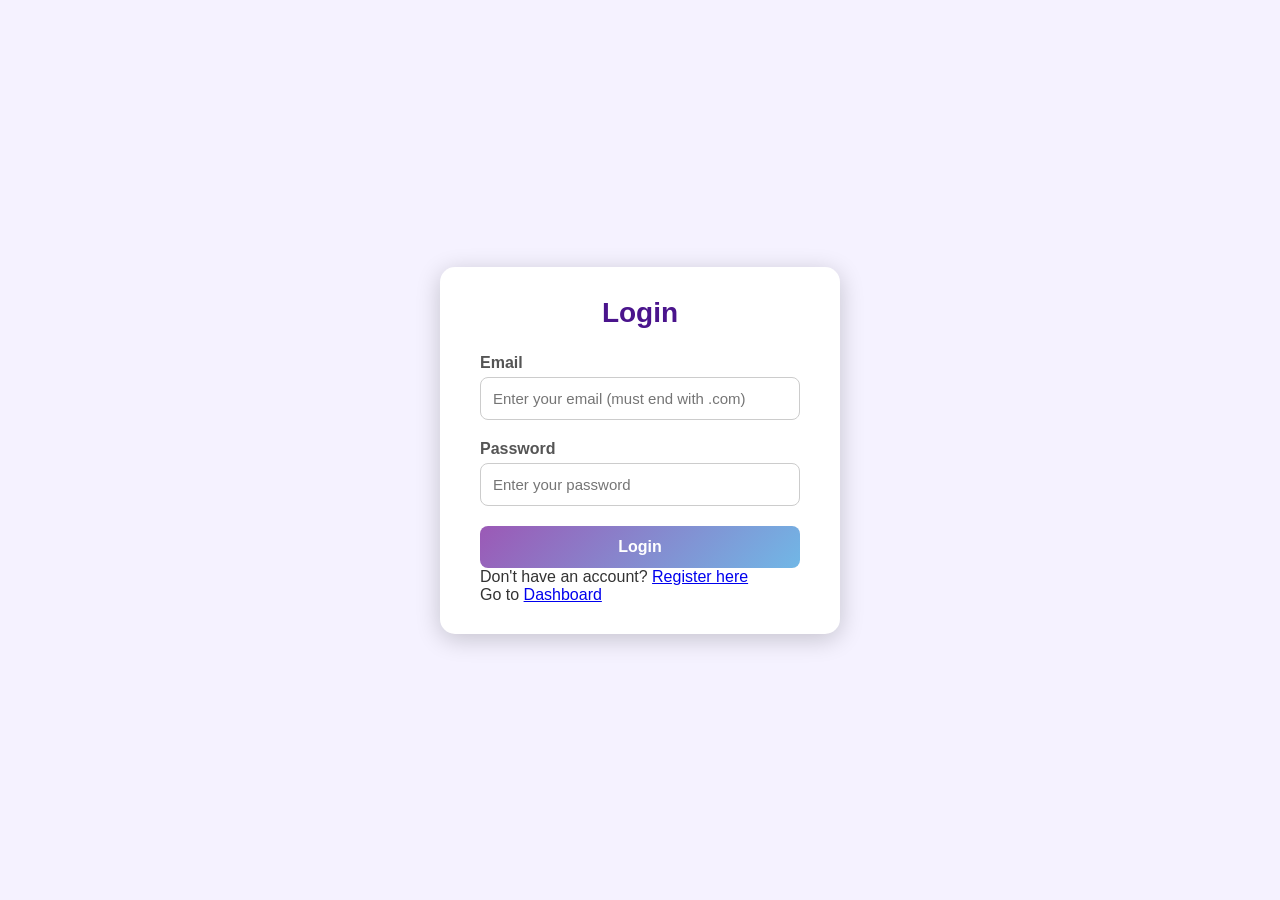
<file: index.html>
<!DOCTYPE html>
<html lang="en">
<head>
  <meta charset="UTF-8" />
  <meta name="viewport" content="width=device-width, initial-scale=1.0" />
  <title>Login Page</title>
  <link rel="stylesheet" href="styles.css" />
  <style>
    .error {
      color: red;
      font-size: 13px;
      margin-bottom: 6px;
      display: block;
    }
  </style>
</head>
<body>
  <div class="form-container">
    <h1>Login</h1>
    <form id="loginForm">
      
      <!-- Email -->
      <div class="input-group">
        <label>Email</label>
        <input 
          id="email"
          type="email" 
          placeholder="Enter your email (must end with .com)">
        <small id="emailError" class="error"></small>
      </div>

      <!-- Password -->
      <div class="input-group">
        <label>Password</label>
        <input 
          id="password"
          type="password" 
          placeholder="Enter your password">
        <small id="passwordError" class="error"></small>
      </div>

      <!-- Button -->
      <button type="submit" class="btn">Login</button>

      <!-- Links -->
      <p>Don't have an account? <a href="signup.html">Register here</a></p>
      <p>Go to <a href="dashboard.html">Dashboard</a></p>
    </form>
  </div>

  <script>
    document.getElementById("loginForm").addEventListener("submit", function(event) {
      event.preventDefault(); // Stop page reload

      // Clear old messages
      document.querySelectorAll(".error").forEach(e => e.textContent = "");

      // Get values
      const email = document.getElementById("email").value.trim();
      const password = document.getElementById("password").value.trim();
      let valid = true;

      // Email check
      if (email === "") {
        document.getElementById("emailError").textContent = "Please enter your email";
        valid = false;
      } else if (!email.endsWith("@gmail.com")) {
        document.getElementById("emailError").textContent = "Only Gmail addresses are allowed";
        valid = false;
      }

      // Password check
      if (password === "") {
        document.getElementById("passwordError").textContent = "Please enter your password";
        valid = false;
      }

      // If valid, go to dashboard
      if (valid) {
        window.location.href = "dashboard.html";
      }
    });
  </script>
</body>
</html>
</file>
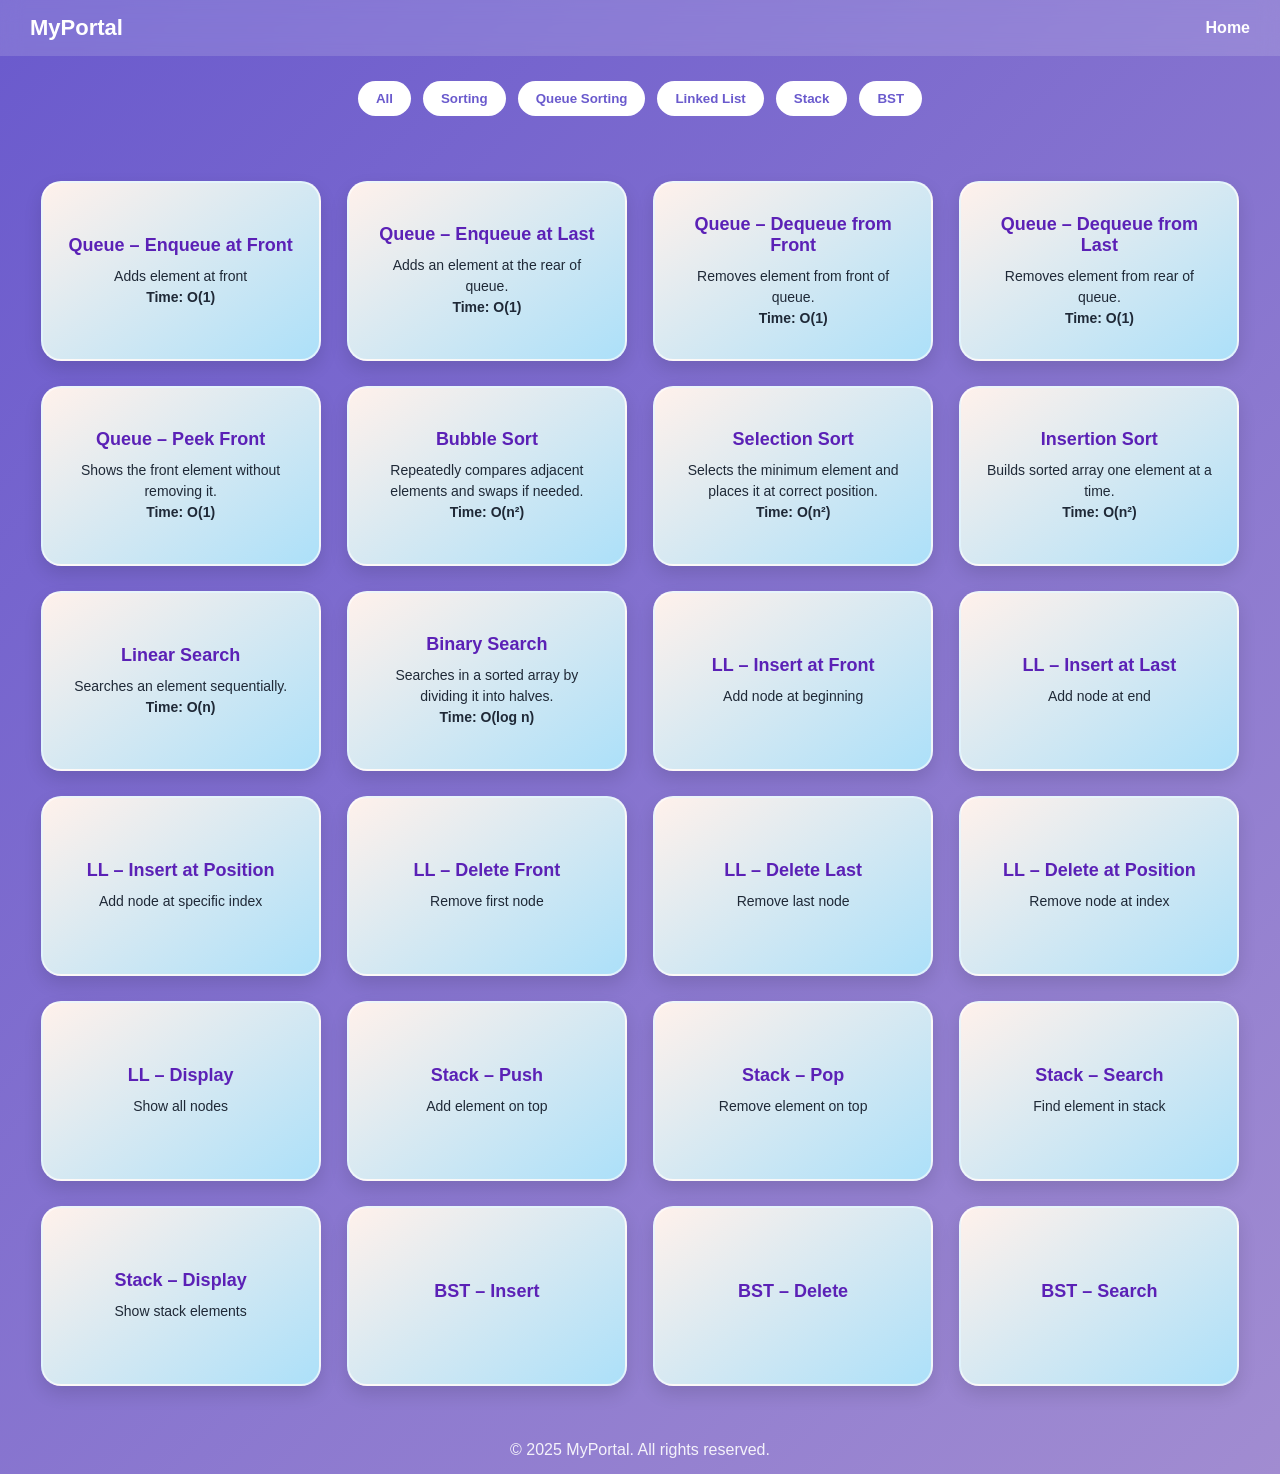
<file: dashboard.html>
<!DOCTYPE html>
<html lang="en">
<head>
  <meta charset="UTF-8">
  <meta name="viewport" content="width=device-width, initial-scale=1.0">
  <title>Algorithms Dashboard</title>
  <link rel="stylesheet" href="dasboard.css">
</head>
<body>
<!-- HEADER -->
<nav class="navbar">
  <div class="logo">MyPortal</div>
  <ul class="nav-links">
    <li class="active" onclick="showDashboard()">Home</li>
  </ul>
</nav>

<div class="filter-buttons">
  <button onclick="showAllCards()">All</button>
  <button onclick="showSortingCards()">Sorting</button>
  <button onclick="showQueueCards()">Queue Sorting</button>
  <button onclick="showLLCards()">Linked List</button>
  <button onclick="showStackCards()">Stack</button>
  <button onclick="showBSTCards()">BST</button>


</div>

  <!-- Cards -->
  <div class="dashboard" id="dashboard">
    <!-- QUEUE SORTING -->
<div class="card queue-card" onclick="openInfo('enqueueFront')">
  <h3>Queue – Enqueue at Front</h3>
  <p>Adds element at front</p>
  <p><b>Time: O(1)</b></p>
</div>

<!-- ENQUEUE AT LAST -->
<div class="card queue-card" onclick="openInfo('enqueueLast')">

  <h3>Queue – Enqueue at Last</h3>
  <p>Adds an element at the rear of queue.</p>
  <p><b>Time: O(1)</b></p>
</div>

<!-- DEQUEUE FROM FRONT -->
<div class="card queue-card" onclick="openInfo('dequeueFront')">

  <h3>Queue – Dequeue from Front</h3>
  <p>Removes element from front of queue.</p>
  <p><b>Time: O(1)</b></p>
</div>

<!-- DEQUEUE FROM LAST -->
<div class="card queue-card" onclick="openInfo('dequeueLast')">

  <h3>Queue – Dequeue from Last</h3>
  <p>Removes element from rear of queue.</p>
  <p><b>Time: O(1)</b></p>
</div>
<!-- PEEK FRONT -->


 <div class="card queue-card" onclick="openInfo('peekFront')">
  <h3>Queue – Peek Front</h3>
  <p>Shows the front element without removing it.</p>
  <p><b>Time: O(1)</b></p>
</div>





    <!--BUBBLE SORT-->
    <div class="card sorting-card" onclick="openInfo('bubble')">

      <h3>Bubble Sort</h3>
      <p>Repeatedly compares adjacent elements and swaps if needed.</p>
      <p><b>Time: O(n²)</b></p>
    </div>

    <!--SELECTION SORT-->
   <div class="card sorting-card" onclick="openInfo('selection')">

      <h3>Selection Sort</h3>
      <p>Selects the minimum element and places it at correct position.</p>
      <p><b>Time: O(n²)</b></p>
    </div>

    <!--INSERTION SORT-->
    <div class="card sorting-card" onclick="openInfo('insertion')">

      <h3>Insertion Sort</h3>
      <p>Builds sorted array one element at a time.</p>
      <p><b>Time: O(n²)</b></p>
    </div>

    <!--LINEAR SEARCH-->
    <div class="card sorting-card" onclick="openInfo('--linear')">

      <h3>Linear Search</h3>
      <p>Searches an element sequentially.</p>
      <p><b>Time: O(n)</b></p>
    </div>

    <!--BINARY SEARCH (ADDED ONLY)-->
    <div class="card sorting-card" onclick="openInfo('binary')">

      <h3>Binary Search</h3>
      <p>Searches in a sorted array by dividing it into halves.</p>
      <p><b>Time: O(log n)</b></p>
    </div>
    
<!-- LINKED LIST -->
<div class="card ll-card" onclick="openInfo('llInsertFront')">
  <h3>LL – Insert at Front</h3>
  <p>Add node at beginning</p>
</div>

<div class="card ll-card" onclick="openInfo('llInsertLast')">
  <h3>LL – Insert at Last</h3>
  <p>Add node at end</p>
</div>

<div class="card ll-card" onclick="openInfo('llInsertPos')">
  <h3>LL – Insert at Position</h3>
  <p>Add node at specific index</p>
</div>

<div class="card ll-card" onclick="openInfo('llDeletefront')">
  <h3>LL – Delete Front</h3>
  <p>Remove first node</p>
</div>

<div class="card ll-card" onclick="openInfo('llDeletelast')">
  <h3>LL – Delete Last</h3>
  <p>Remove last node</p>
</div>

<div class="card ll-card" onclick="openInfo('llDeletePos')">
  <h3>LL – Delete at Position</h3>
  <p>Remove node at index</p>
</div>

<div class="card ll-card" onclick="openInfo('llDisplay')">
  <h3>LL – Display</h3>
  <p>Show all nodes</p>
</div>
<!-- STACK -->
<div class="card stack-card" onclick="openInfo('stackPush')">
  <h3>Stack – Push</h3>
  <p>Add element on top</p>
</div>

<div class="card stack-card" onclick="openInfo('stackPop')">
  <h3>Stack – Pop</h3>
  <p>Remove element on top</p>
</div>


<div class="card stack-card" onclick="openInfo('stackSearch')">
  <h3>Stack – Search</h3>
  <p>Find element in stack</p>
</div>

<div class="card stack-card" onclick="openInfo('stackDisplay')">
  <h3>Stack – Display</h3>
  <p>Show stack elements</p>
</div>

<div class="card bst-card" onclick="openInfo('bstInsert')">
  <h3>BST – Insert</h3>
</div>

<div class="card bst-card" onclick="openInfo('bstDelete')">
  <h3>BST – Delete</h3>
</div>

<div class="card bst-card" onclick="openInfo('bstSearch')">
  <h3>BST – Search</h3>
</div>



  </div>

  <!-- Info Section -->
  <div class="info-container" id="infoContainer">

    <div class="info-box">
      <h2>Definition</h2>
      <p id="definitionText"></p>
    </div>

    <div class="info-box">
      <h2>Time Complexity</h2>
      <p id="complexityText"></p>
    </div>

    <div class="info-box">
      <h2>Uses</h2>
      <p id="usesText"></p>
    </div>

    <div class="info-box">
      <h2>Code</h2>
      <pre id="codeText"></pre>
    </div>

    <div class="info-box">
      <h2>Visualization (Max 6 values)</h2>

      <div id="tree" style="display:none;"></div>



      <div class="controls">
        <input type="number" id="val" placeholder="Enter value to add">
        <input type="number" id="searchKey" placeholder="Enter value to search" style="display:none;">
        <input type="number" id="position" placeholder="Position" style="display:none;">
        <button onclick="addValue()">Add</button>
        
        <button onclick="startSorting()">Start</button>
        <button onclick="pauseSorting()">Pause</button>
        <button onclick="prevStep()">Prev</button>
        <button onclick="nextStep()">Next</button>
        <button onclick="resetAll()">Reset</button>
        <button id="searchBtn" onclick="startLinearSearch()" style="display:none;">Search</button>
        <button id="searchBtn" onclick="startSorting()">Search</button>

        <small>* Max 6 values</small>
      </div>

      <div class="search-message" id="searchMessage" style="margin-top:10px; font-weight:bold;"></div>

      <div class="box-container" id="boxes"></div>

      <div class="stats">
        Comparing: <span id="compareText">-</span> |
        Swaps: <span id="swaps">0</span> |
        Comparisons: <span id="comparisons">0</span>
      </div>
    </div>

  </div>
</div>

<!-- FOOTER -->
<footer class="footer">
  <p>©️ 2025 MyPortal. All rights reserved.</p>
</footer>

<script src="script.js"></script>
</body>
</html>
</file>
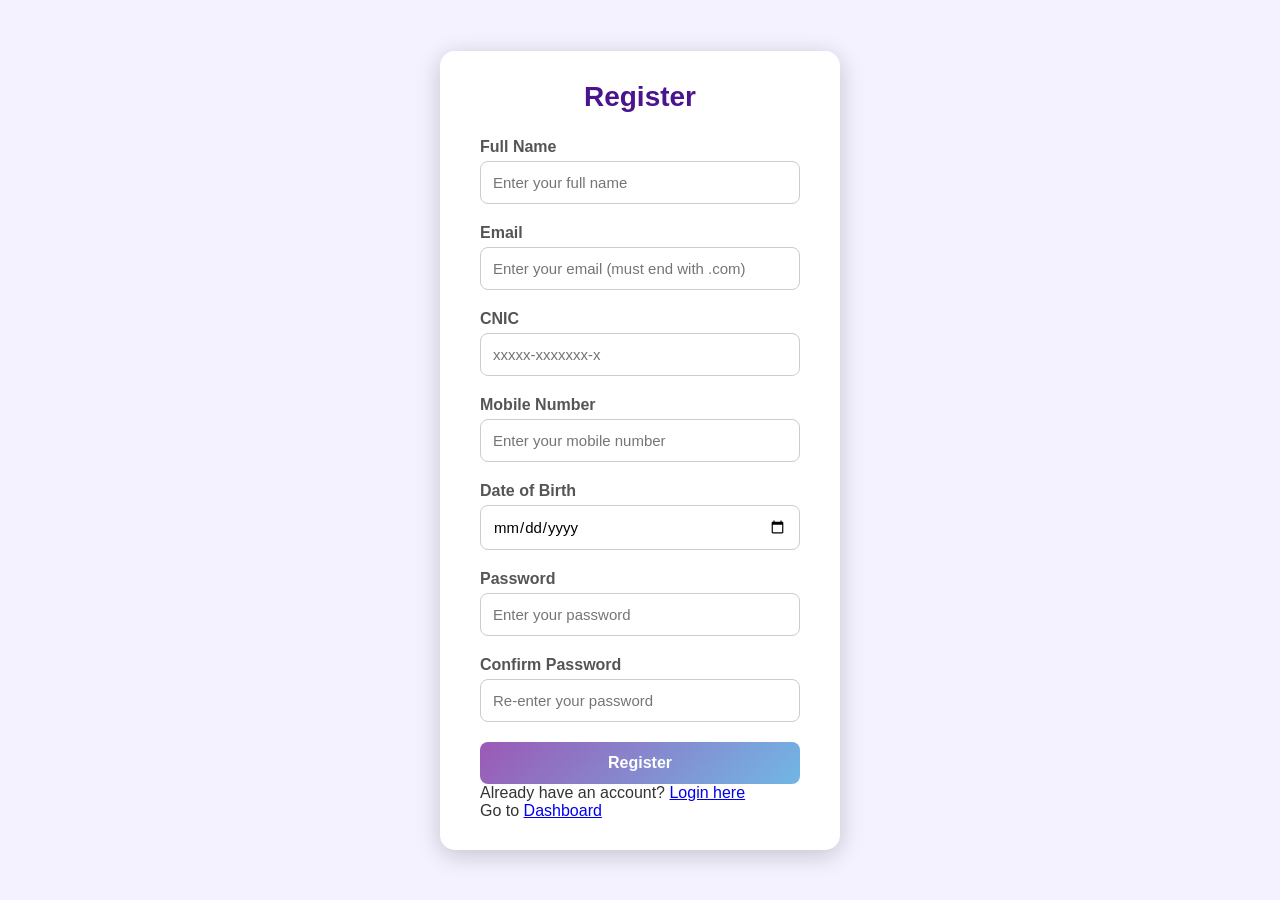
<file: signup.html>
<!DOCTYPE html>
<html lang="en">
<head>
  <meta charset="UTF-8" />
  <meta name="viewport" content="width=device-width, initial-scale=1.0" />
  <title>Registration Page</title>
  <link rel="stylesheet" href="styles.css" />
  <style>
    .error {
      color: red;
      font-size: 13px;
      margin-bottom: 6px;
      display: block;
    }
  </style>
</head>
<body>
  <div class="form-container">
    <h1>Register</h1>
    <form action="signup.php" method="POST" id="sigupform">

      <!-- Name -->
      <div class="input-group">
        <label>Full Name</label>
        <input id="name" name="name" type="text" placeholder="Enter your full name" />
        <small id="nameError" class="error"></small>
      </div>

      <!-- Email -->
      <div class="input-group">
        <label>Email</label>
        <input 
          id="email" name="email"
          type="email" 
          placeholder="Enter your email (must end with .com)" 
          pattern="^[a-zA-Z0-9._%+-]+@[a-zA-Z0-9.-]+\.com$"
          title="Email must end with .com"
        />
        <small id="emailError" class="error"></small>
      </div>

      <!-- CNIC -->
      <div class="input-group">
        <label>CNIC</label>
        <input 
          id="cnic" name="cnic"
          type="text" 
          placeholder="xxxxx-xxxxxxx-x"
          pattern="[0-9]{5}-[0-9]{7}-[0-9]{1}" 
          title="Enter CNIC in format 12345-1234567-1"
        />
        <small id="cnicError" class="error"></small>
      </div>

      <!-- Mobile Number -->
      <div class="input-group">
        <label>Mobile Number</label>
        <input 
          id="mobile" name="mobile"
          type="tel" 
          placeholder="Enter your mobile number"
          pattern="[0-9]{11}" 
          maxlength="11"
          title="Enter 11-digit mobile number"
        />
        <small id="mobileError" class="error"></small>
      </div>

      <!-- Date of Birth -->
      <div class="input-group">
        <label>Date of Birth</label>
        <input id="dob"  name="dob" type="date" />
        <small id="dobError" class="error"></small>
      </div>

      <!-- Password -->
      <div class="input-group">
        <label>Password</label>
        <input 
          id="password" name="password"
          type="password" 
          placeholder="Enter your password"
          minlength="6"
          title="Password must be at least 6 characters long"
        />
        <small id="passwordError" class="error"></small>
      </div>

      <!-- Confirm Password -->
      <div class="input-group">
        <label>Confirm Password</label>
        <input 
          id="confirm" name="confirmpassword"
          type="password" 
          placeholder="Re-enter your password"
          minlength="6"
        />
        <small id="confirmError" class="error"></small>
      </div>

      <!-- Submit Button -->
      <button type="submit" class="btn">Register</button>

      <!-- Links -->
      <p>Already have an account? <a href="index.html">Login here</a></p>
      <p>Go to <a href="dashboard.html">Dashboard</a></p>
    </form>
  </div>

  <script>
    // Attach submit event to the correct form ID
    document.getElementById("sigupform").addEventListener("submit", function(event) {
      event.preventDefault(); // prevent reload

      // Clear previous messages
      document.querySelectorAll(".error").forEach(e => e.textContent = "");

      // Get values
      const name = document.getElementById("name").value.trim();
      const cnic = document.getElementById("cnic").value.trim();
      const dob = document.getElementById("dob").value.trim();
      const mobile = document.getElementById("mobile").value.trim();
      const email = document.getElementById("email").value.trim();
      const password = document.getElementById("password").value.trim();
      const confirm = document.getElementById("confirm").value.trim();

      let valid = true;

      // Validation
      if (name === "") { document.getElementById("nameError").textContent = "Please enter your name"; valid = false; }
      if (cnic === "") { document.getElementById("cnicError").textContent = "Please enter your CNIC"; valid = false; }
      if (dob === "") { document.getElementById("dobError").textContent = "Please select your date of birth"; valid = false; }
      if (mobile === "") { document.getElementById("mobileError").textContent = "Please enter your mobile number"; valid = false; }

      if (email === "") {
        document.getElementById("emailError").textContent = "Please enter your email";
        valid = false;
      } else if (!email.endsWith("@gmail.com")) {
        document.getElementById("emailError").textContent = "Only Gmail addresses are allowed";
        valid = false;
      }

      if (password === "") { document.getElementById("passwordError").textContent = "Please create a password"; valid = false; }
      if (confirm === "") { document.getElementById("confirmError").textContent = "Please confirm your password"; valid = false; }

      if (password && confirm && password !== confirm) {
        document.getElementById("confirmError").textContent = "Passwords do not match";
        valid = false;
      }

      // If all valid, submit form to PHP
      if (valid) {
        this.submit();
      }
    });
  </script>
</body>
</html>
</file>
<file: styles.css>
* {
  margin: 0;
  padding: 0;
  box-sizing: border-box;
  font-family: "Poppins", sans-serif;
}

/* Body Background */
body {
  min-height: 100vh; /* instead of height, allow it to grow */
  display: flex;
  justify-content: center;
  align-items: center;
  padding: 20px; /* add some space around for smaller screens */
  background: linear-gradient(135deg, #9b59b6, #71b7e6);
}

/* Form Container */
.form-container {
  background: #fff;
  padding: 30px 40px; /* slightly smaller to fit */
  border-radius: 15px;
  box-shadow: 0 5px 25px rgba(0, 0, 0, 0.2);
  width: 100%;
  max-width: 400px; /* responsive width */
  box-sizing: border-box; /* include padding in width */
  transition: all 0.3s ease-in-out;
}

.form-container:hover {
  transform: translateY(-5px);
}

/* Heading */
h1 {
  text-align: center;
  margin-bottom: 25px;
  color: #4a148c;
  font-size: 28px;
}

/* Input Group */
.input-group {
  margin-bottom: 20px;
}

label {
  display: block;
  font-weight: 600;
  color: #555;
  margin-bottom: 5px;
}

input {
  width: 100%;
  padding: 12px;
  border: 1px solid #ccc;
  border-radius: 8px;
  outline: none;
  transition: border-color 0.3s ease;
  font-size: 15px;
}

input:focus {
  border-color: #9b59b6;
  box-shadow: 0 0 5px rgba(155, 89, 182, 0.4);
}

/* Button */
.btn {
  width: 100%;
  padding: 12px;
  background: linear-gradient(135deg, #9b59b6, #71b7e6);
  border: none;
  border-radius: 8px;
  color: white;
  font-weight: 600;
  cursor: pointer;
  font-size: 16px;
  transition: all 0.3s ease;
}

.btn:hover {
  background: linear-gradient(135deg, #71b7e6, #9b59b6);
}

/* ===== GENERAL ===== */
body {
  margin: 0;
  font-family: 'Poppins', sans-serif;
  background: #f5f2ff; /* soft lavender background */
  color: #333;
}

/* ===== SIDEBAR ===== */
.sidebar {
  position: fixed;
  width: 220px;
  height: 100vh;
  background: #7d6bbd; /* lite purple sidebar */
  padding: 25px;
  color: white;
}

.sidebar h2 {
  text-align: center;
}

.sidebar a {
  display: block;
  color: white;
  text-decoration: none;
  margin: 15px 0;
  font-weight: 600;
}

/* ===== MAIN ===== */
.main {
  margin-left: 250px;
  padding: 30px;
}

header {
  background: #bfb3f4; /* lighter purple */
  padding: 25px;
  border-radius: 25px;
  text-align: center;
  box-shadow: 0 8px 18px rgba(0, 0, 0, 0.2);
  margin-bottom: 30px;
}

header h1 {
  margin: 0;
}
</file>
<file: dasboard.css>
/* ===== RESET ===== */
* {
  margin: 0;
  padding: 0;
  box-sizing: border-box;
  font-family: "Poppins", sans-serif;
}

/* ===== BODY ===== */
body {
  background: linear-gradient(135deg, #6a5acd, #a18cd1);
  min-height: 100vh;
  color: #333;
}

/* ===== NAVBAR ===== */
.navbar {
  background: rgba(255, 255, 255, 0.15);
  backdrop-filter: blur(10px);
  padding: 15px 30px;
  display: flex;
  justify-content: space-between;
  align-items: center;
  color: #fff;
}

.logo {
  font-size: 22px;
  font-weight: 700;
}

.nav-links li {
  list-style: none;
  cursor: pointer;
  font-weight: 600;
}

/* ===== FILTER BUTTONS ===== */
.filter-buttons {
  display: flex;
  gap: 12px;
  flex-wrap: wrap;
  justify-content: center;
  margin: 25px 0;
}

.filter-buttons button {
  padding: 10px 18px;
  border: none;
  border-radius: 25px;
  background: white;
  color: #6a5acd;
  font-weight: 600;
  cursor: pointer;
  transition: 0.3s;
}

.filter-buttons button:hover {
  background: #6a5acd;
  color: white;
  transform: translateY(-2px);
}

/* ===== DASHBOARD GRID (FINAL) ===== */
.dashboard {
  display: grid;
  grid-template-columns: repeat(auto-fit, minmax(230px, 1fr));
  gap: 25px;
  padding: 40px;
  justify-items: center;
}

/* ===== CARD (FINAL) ===== */
.card {
  width: 100%;
  max-width: 280px;
  min-height: 180px;

  background: white;
  border-radius: 18px;
  padding: 20px;

  box-shadow: 0 10px 25px rgba(0,0,0,0.15);
  cursor: pointer;
  transition: all 0.35s ease;

  display: flex;
  flex-direction: column;
  justify-content: center;

  position: relative;
  overflow: hidden;
}

/* hover effect */
.card::before {
  content: "";
  position: absolute;
  inset: 0;
  background: linear-gradient(120deg, #6a5acd, #a18cd1);
  opacity: 0;
  transition: 0.35s;
}

.card:hover::before {
  opacity: 0.15;
}

.card:hover {
  transform: translateY(-8px) scale(1.03);
}

/* card text */
.card h3 {
  font-size: 18px;
  margin-bottom: 10px;
  color: #4b3fbf;
  text-align: center;
}

.card p {
  font-size: 14px;
  line-height: 1.4;
  text-align: center;
  white-space: normal;
  overflow-wrap: break-word;
}

/* anti vertical text bug */
.card,
.card * {
  writing-mode: horizontal-tb;
  transform: none;
}

/* ===== INFO CONTAINER ===== */
.info-container {
  display: none;
  padding: 30px;
  animation: fadeIn 0.6s ease;
}

@keyframes fadeIn {
  from {
    opacity: 0;
    transform: translateY(15px);
  }
  to {
    opacity: 1;
    transform: translateY(0);
  }
}

.info-box {
  background: white;
  border-radius: 18px;
  padding: 20px;
  margin-bottom: 20px;
  box-shadow: 0 8px 20px rgba(0,0,0,0.15);
}

.info-box h2 {
  color: #6a5acd;
  margin-bottom: 10px;
}

/* ===== CONTROLS ===== */
.controls {
  display: flex;
  flex-wrap: wrap;
  gap: 10px;
  margin-top: 10px;
}

.controls input {
  padding: 10px;
  border-radius: 8px;
  border: 1px solid #ccc;
  width: 160px;
}

.controls button {
  padding: 10px 16px;
  border: none;
  border-radius: 8px;
  background: linear-gradient(135deg, #6a5acd, #a18cd1);
  color: white;
  font-weight: 600;
  cursor: pointer;
  transition: 0.3s;
}

.controls button:hover {
  transform: scale(1.05);
}

/* ===== VISUAL BOXES ===== */
.box-container {
  display: flex;
  gap: 12px;
  margin: 20px 0;
  flex-wrap: wrap;
}

.box {
  width: 55px;
  height: 55px;
  border-radius: 12px;
  background: #eee;
  display: flex;
  justify-content: center;
  align-items: center;
  font-weight: 700;
  transition: 0.3s;
}

.box.active {
  background: #6a5acd;
  color: white;
  transform: scale(1.1);
}

/* ===== BST TREE ===== */
#tree {
  margin-top: 20px;
}

.node {
  text-align: center;
}

.circle {
  background: #6a5acd;
  color: white;
  width: 45px;
  height: 45px;
  border-radius: 50%;
  display: inline-flex;
  justify-content: center;
  align-items: center;
  font-weight: 700;
}

.children {
  display: flex;
  justify-content: space-between;
  margin-top: 15px;
}

/* ===== STATS ===== */
.stats {
  font-weight: 600;
  margin-top: 10px;
}

/* ===== FOOTER ===== */
.footer {
  text-align: center;
  padding: 15px;
  color: white;
  opacity: 0.9;
}
/* =========================================
   🌸 BEAUTIFY INNER CONTENT (NO LOGIC CHANGE)
========================================= */

/* ---- info boxes ko cute card bana do ---- */
.info-box {
  background: linear-gradient(145deg, #ffffff, #f4f1ff);
  border: 2px solid rgba(106,90,205,0.25);
  position: relative;
  overflow: hidden;
}

/* soft animated shine */
.info-box::after {
  content: "";
  position: absolute;
  top: -50%;
  left: -50%;
  width: 200%;
  height: 200%;
  background: radial-gradient(circle, rgba(255,255,255,0.4), transparent 60%);
  animation: shine 6s linear infinite;
}

@keyframes shine {
  0% { transform: rotate(0deg); }
  100% { transform: rotate(360deg); }
}

/* ---- headings glow ---- */
.info-box h2 {
  font-size: 22px;
  font-weight: 700;
  text-align: center;
  color: #4b3fbf;
  text-shadow:
    0 0 8px rgba(106,90,205,0.5),
    0 0 16px rgba(161,140,209,0.6);
  animation: glowPulse 2.5s ease-in-out infinite;
}

@keyframes glowPulse {
  0%,100% { text-shadow: 0 0 6px #a18cd1; }
  50% { text-shadow: 0 0 16px #6a5acd; }
}

/* ---- paragraph colorful readable ---- */
.info-box p {
  color: #333;
  font-size: 15px;
  line-height: 1.6;
}

/* ---- code area ko neon terminal look ---- */
#codeText {
  background: #0f1020;
  color: #00ffd5;
  padding: 14px;
  border-radius: 12px;
  font-family: "Courier New", monospace;
  box-shadow: inset 0 0 12px rgba(0,255,213,0.4);
}

/* ---- visualization boxes bounce ---- */
.box {
  animation: floaty 3s ease-in-out infinite;
}

@keyframes floaty {
  0%,100% { transform: translateY(0); }
  50% { transform: translateY(-6px); }
}

/* ---- active box glow ---- */
.box.active {
  box-shadow:
    0 0 10px rgba(106,90,205,0.8),
    0 0 20px rgba(161,140,209,0.9);
}

/* ---- buttons candy look ---- */
.controls button {
  background: linear-gradient(135deg, #ff7eb3, #ffd86f);
  color: #3b1d8f;
  box-shadow: 0 6px 15px rgba(255,126,179,0.5);
}

.controls button:hover {
  transform: translateY(-2px) scale(1.08);
}

/* ---- CUTE CARTOON ELEMENT (CSS ONLY) ---- */
.info-container::before {
  content: "🤖📊";
  font-size: 48px;
  position: fixed;
  bottom: 25px;
  right: 25px;
  animation: bounceBot 2s infinite;
  pointer-events: none;
}

@keyframes bounceBot {
  0%,100% { transform: translateY(0); }
  50% { transform: translateY(-15px); }
}
/* REMOVE CODE ANIMATION – CLEAN LOOK */
#codeText {
  background: #f5f5ff;
  color: #333;
  box-shadow: none;
  animation: none;
}
/* REMOVE CARTOON ROBOT */
.info-container::before {
  content: none;
}
/* =====================================
   🌷 FRONT PAGE CARD BEAUTY ANIMATION
===================================== */

/* cards ko soft glass look */
.card {
  background: linear-gradient(145deg, #ffffff, #f3f0ff);
  border: 1px solid rgba(255,255,255,0.6);
}

/* subtle floating (very light) */
.card {
  animation: softFloat 6s ease-in-out infinite;
}

@keyframes softFloat {
  0%,100% { transform: translateY(0); }
  50% { transform: translateY(-6px); }
}

/* hover par elegant shine */
.card::after {
  content: "";
  position: absolute;
  inset: 0;
  background: linear-gradient(
    120deg,
    transparent,
    rgba(255,255,255,0.6),
    transparent
  );
  transform: translateX(-100%);
  transition: 0.6s;
}

.card:hover::after {
  transform: translateX(100%);
}

/* heading thori pyari */
.card h3 {
  color: #3f2fbf;
  font-weight: 700;
}

/* text readable & soft */
.card p {
  color: #444;
}
.card {
  width: 100%;
  max-width: 280px;
  min-height: 180px;

  background: linear-gradient(145deg, #fff1eb, #ace0f9);
  border-radius: 20px;
  padding: 22px;

  border: 2px solid rgba(255,255,255,0.6);
  box-shadow: 0 8px 18px rgba(0,0,0,0.12);

  cursor: pointer;

  display: flex;
  flex-direction: column;
  justify-content: center;

  position: relative;
}
.card h3 {
  font-size: 18px;
  margin-bottom: 10px;
  color: #5b21b6; /* purple heading */
  text-align: center;
  font-weight: 700;
}

.card p {
  font-size: 14px;
  line-height: 1.5;
  text-align: center;
  color: #1f2937; /* dark gray text */
}
.card:hover {
  background: linear-gradient(145deg, #e0c3fc, #8ec5fc);
}
</file>
